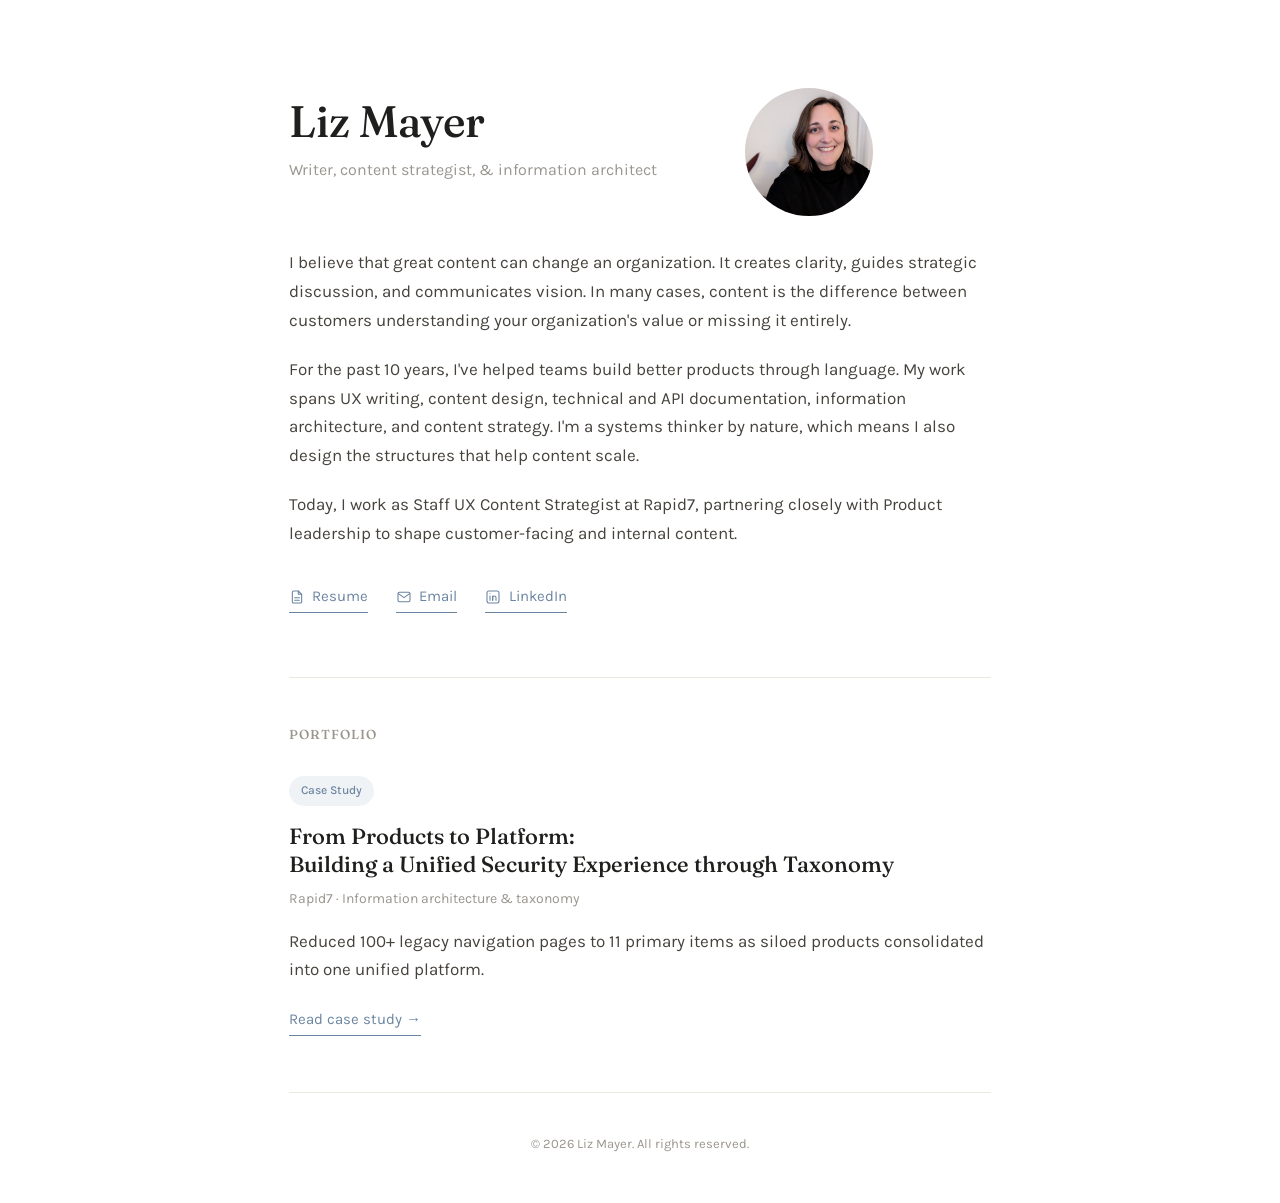
<file: index.html>
<!DOCTYPE html>
<html lang="en">
<head>
<meta charset="UTF-8">
<meta name="viewport" content="width=device-width, initial-scale=1.0">
<title>Liz Mayer | Content Strategist &amp; Information Architect</title>
<meta name="description" content="Content strategy and information architecture portfolio of Liz Mayer.">
<link rel="preconnect" href="https://fonts.googleapis.com">
<link rel="preconnect" href="https://fonts.gstatic.com" crossorigin>
<link href="https://fonts.googleapis.com/css2?family=Fraunces:opsz,wght@9..144,400;9..144,500;9..144,500i&amp;family=Karla:wght@400;500&amp;display=swap" rel="stylesheet">
<link rel="stylesheet" href="styles.css">
</head>
<body>
<div class="container">

  <section class="hero">
    <div class="hero-heading-row">
      <div>
        <h1>Liz Mayer</h1>
        <p class="role">Writer, content strategist, &amp; information architect</p>
      </div>
      <img class="hero-photo" src="profile.jpg" alt="Profile photo" width="128" height="128">
    </div>
    <div class="hero-copy">
      <p>I believe that great content can change an organization. It creates clarity, guides strategic discussion, and communicates vision. In many cases, 
        content is the difference between customers understanding your organization's value or missing it entirely.</p>
      <p>For the past 10 years, I've helped teams build better products through language. My work spans UX writing, content design, 
          technical and API documentation, information architecture, and content strategy. I'm a systems thinker by nature, which means I also design the 
          structures that help content scale.</p>
     <p>Today, I work as Staff UX Content Strategist at Rapid7, partnering closely with Product leadership to shape customer-facing and 
          internal content.</p>
    </div>
    <div class="links">
      <a href="resume.pdf" target="blank">
        <svg width="16" height="16" viewBox="0 0 24 24" fill="none" stroke="currentColor" stroke-width="1.6" stroke-linecap="round" stroke-linejoin="round" aria-hidden="true"><path d="M14 3H7a2 2 0 0 0-2 2v14a2 2 0 0 0 2 2h10a2 2 0 0 0 2-2V8z"/><path d="M14 3v5h5"/><line x1="8.5" y1="13" x2="15.5" y2="13"/><line x1="8.5" y1="17" x2="15.5" y2="17"/></svg>
        Resume
      </a>
      <a href="mailto:lizmayer.contact@gmail.com" target="blank">
        <svg width="16" height="16" viewBox="0 0 24 24" fill="none" stroke="currentColor" stroke-width="1.6" stroke-linecap="round" stroke-linejoin="round" aria-hidden="true"><rect x="3" y="5" width="18" height="14" rx="2"/><path d="M3.5 7l8.5 6 8.5-6"/></svg>
        Email
      </a>
      <a href="https://www.linkedin.com/in/liznmayer/" target="blank">
        <svg width="16" height="16" viewBox="0 0 24 24" fill="none" stroke="currentColor" stroke-width="1.6" stroke-linecap="round" stroke-linejoin="round" aria-hidden="true"><rect x="3" y="3" width="18" height="18" rx="3"/><line x1="7.5" y1="10.5" x2="7.5" y2="17"/><circle cx="7.5" cy="7" r="0.75" fill="currentColor" stroke="none"/><path d="M11.5 17v-4.25c0-1.38 1.12-2.25 2.5-2.25s2.5.87 2.5 2.25V17"/><line x1="11.5" y1="10.5" x2="11.5" y2="17"/></svg>
        LinkedIn
      </a>
    </div>
  </section>

  <section class="work">
    <h2 class="section-heading">Portfolio</h2>

    <a class="work-item" href="work-platform-ia.html">
      <span class="chip">Case Study</span>
      <h3>From Products to Platform: <br> Building a Unified Security Experience through Taxonomy</h3>
      <p class="meta">Rapid7 &middot; Information architecture &amp; taxonomy</p>
      <p class="description">Reduced 100+ legacy navigation pages to 11 primary items as siloed products consolidated into one unified platform.</p>
      <span class="read-link">Read case study &rarr;</span>
    </a>

 <!--   
    <a class="work-item" href="work-release-notes.html">
      <h2>Consolidating release notes from 14 channels to 1</h2>
      <p class="meta">Rapid7 &middot; Content strategy &amp; systems</p>
      <p class="description">Redefined release notes strategy company-wide, improving customer satisfaction and reducing inbound support volume.</p>
      <span class="read-link">Read case study &rarr;</span>
    </a>

    <a class="work-item" href="work-gxp.html">
      <h2>GxP user assistance for pharma supply chain</h2>
      <p class="meta">TraceLink &middot; Technical writing</p>
      <p class="description">End-to-end user assistance strategy for high-profile product offerings in a regulated environment.</p>
      <span class="read-link">Read case study &rarr;</span>
    </a>
-->
  </section>

    <footer class="site-footer">
    <p>&copy; 2026 Liz Mayer. All rights reserved.</p>
  </footer>
</div>
</body>
</html>
</file>
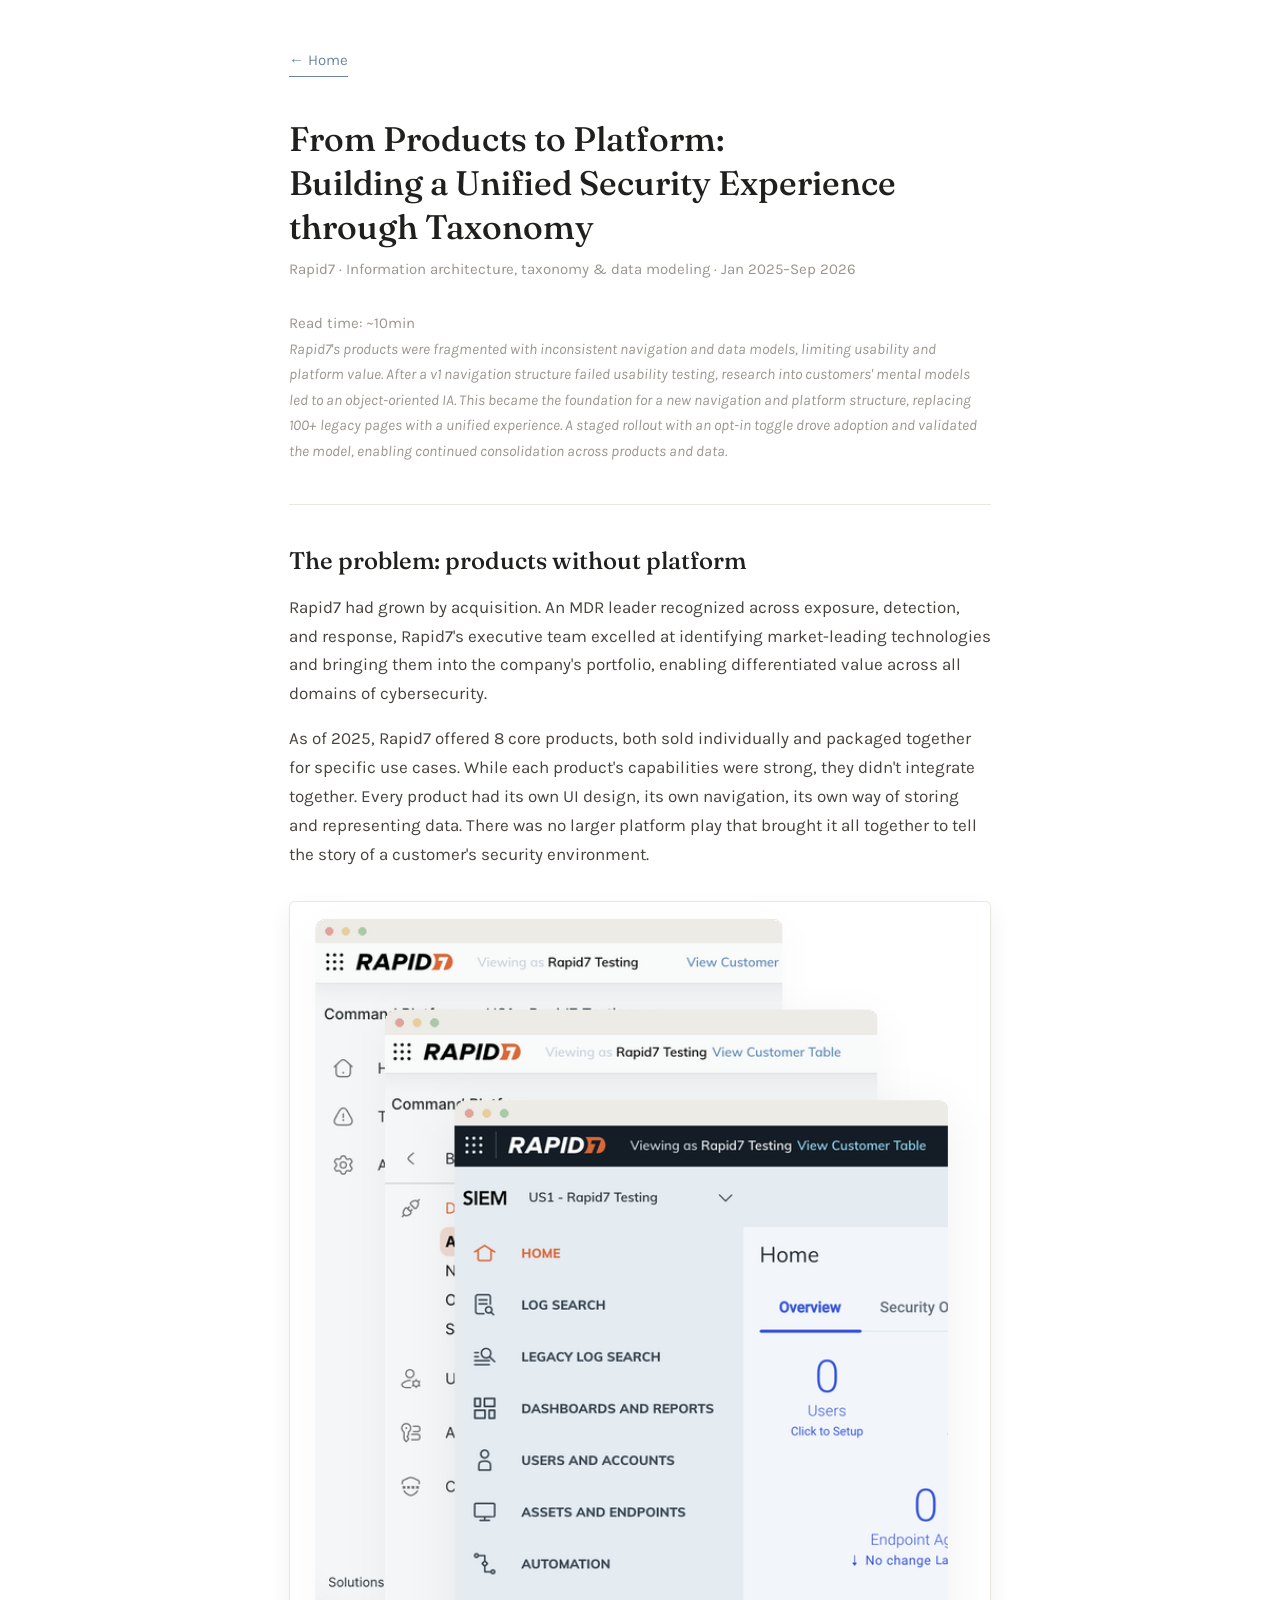
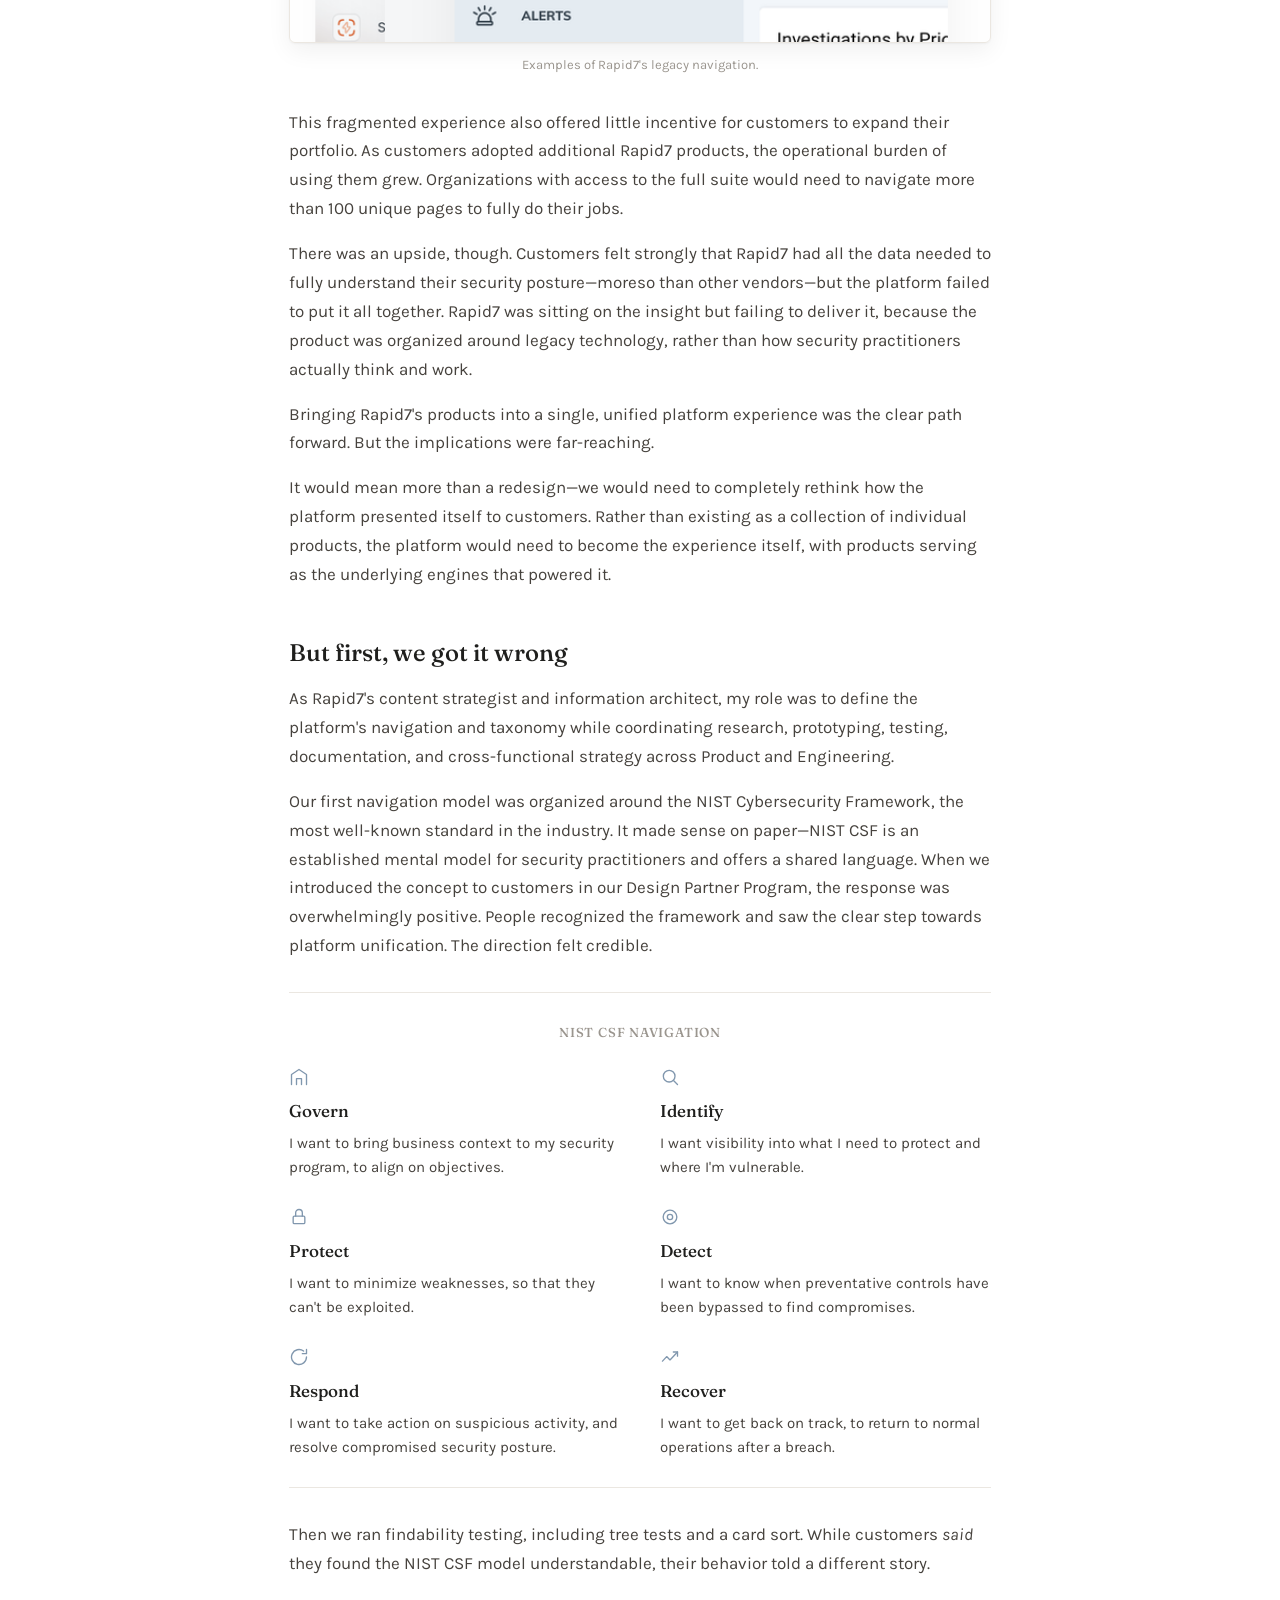
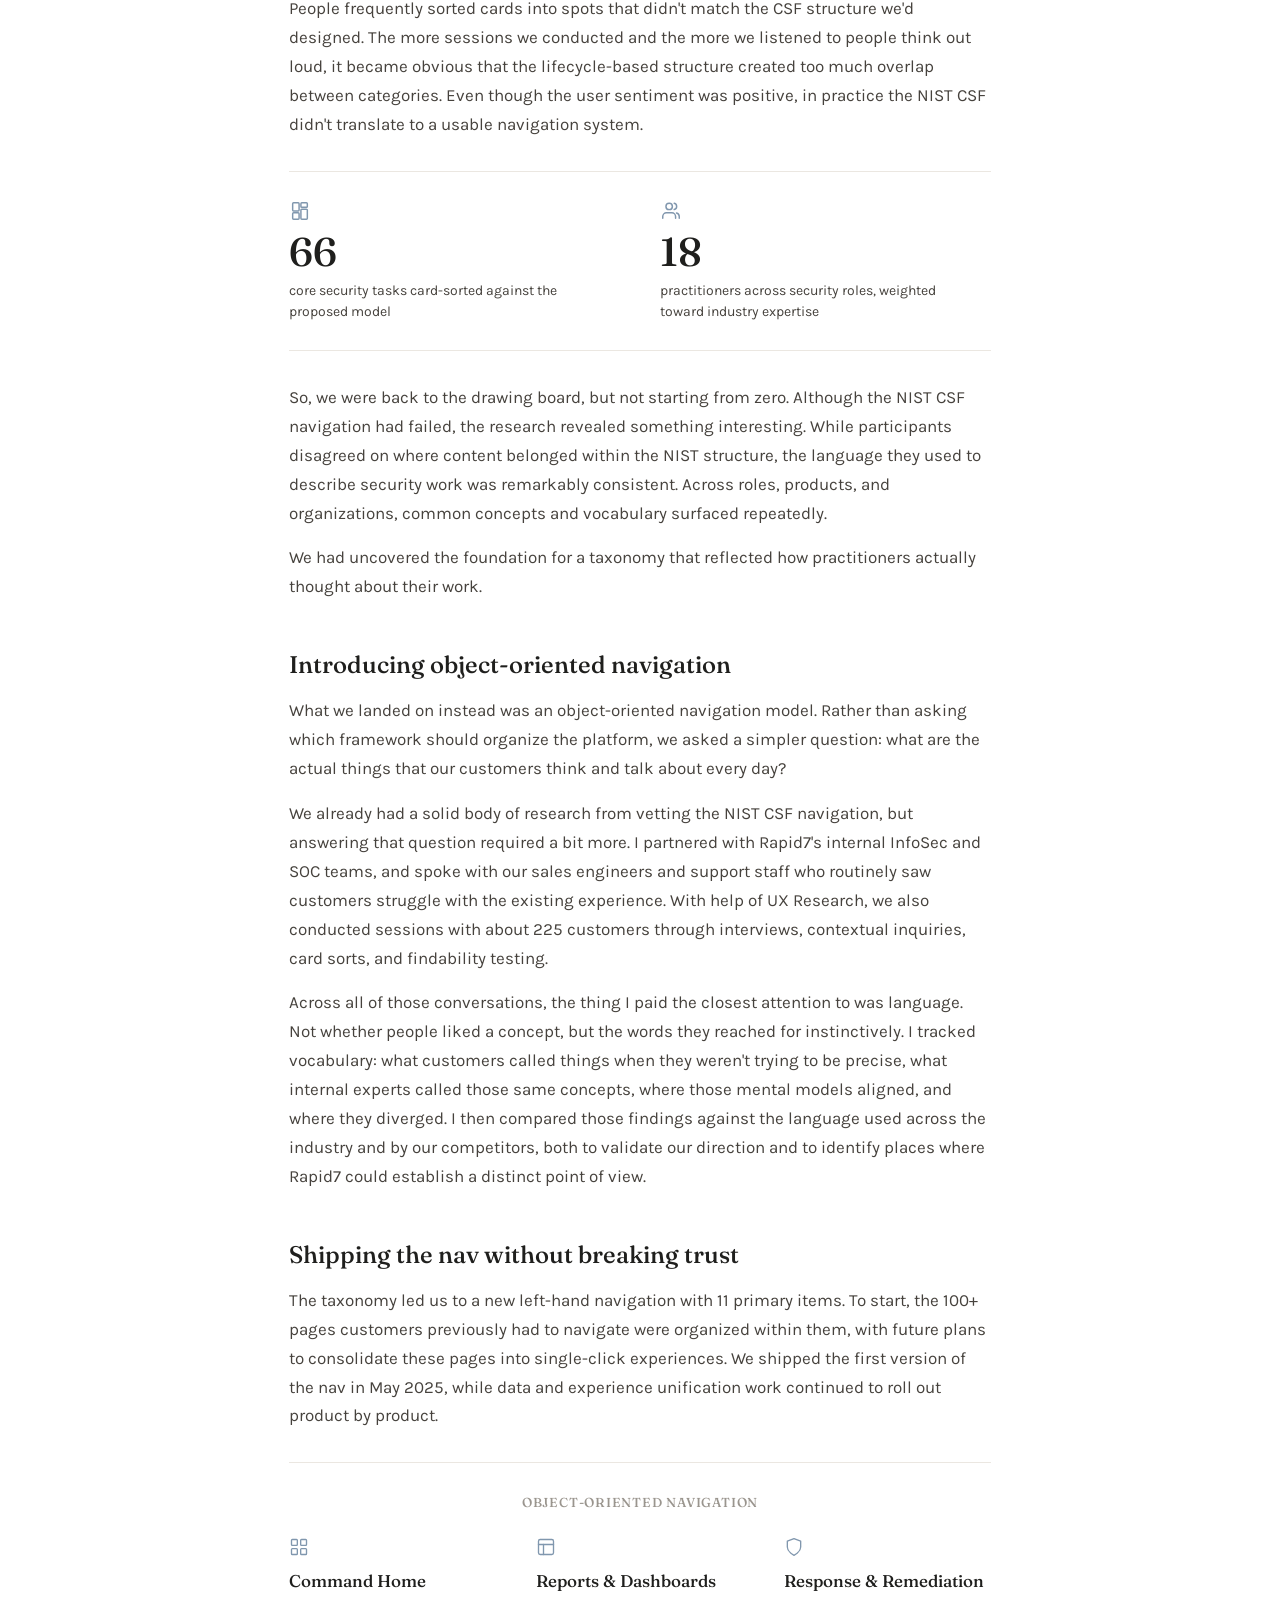
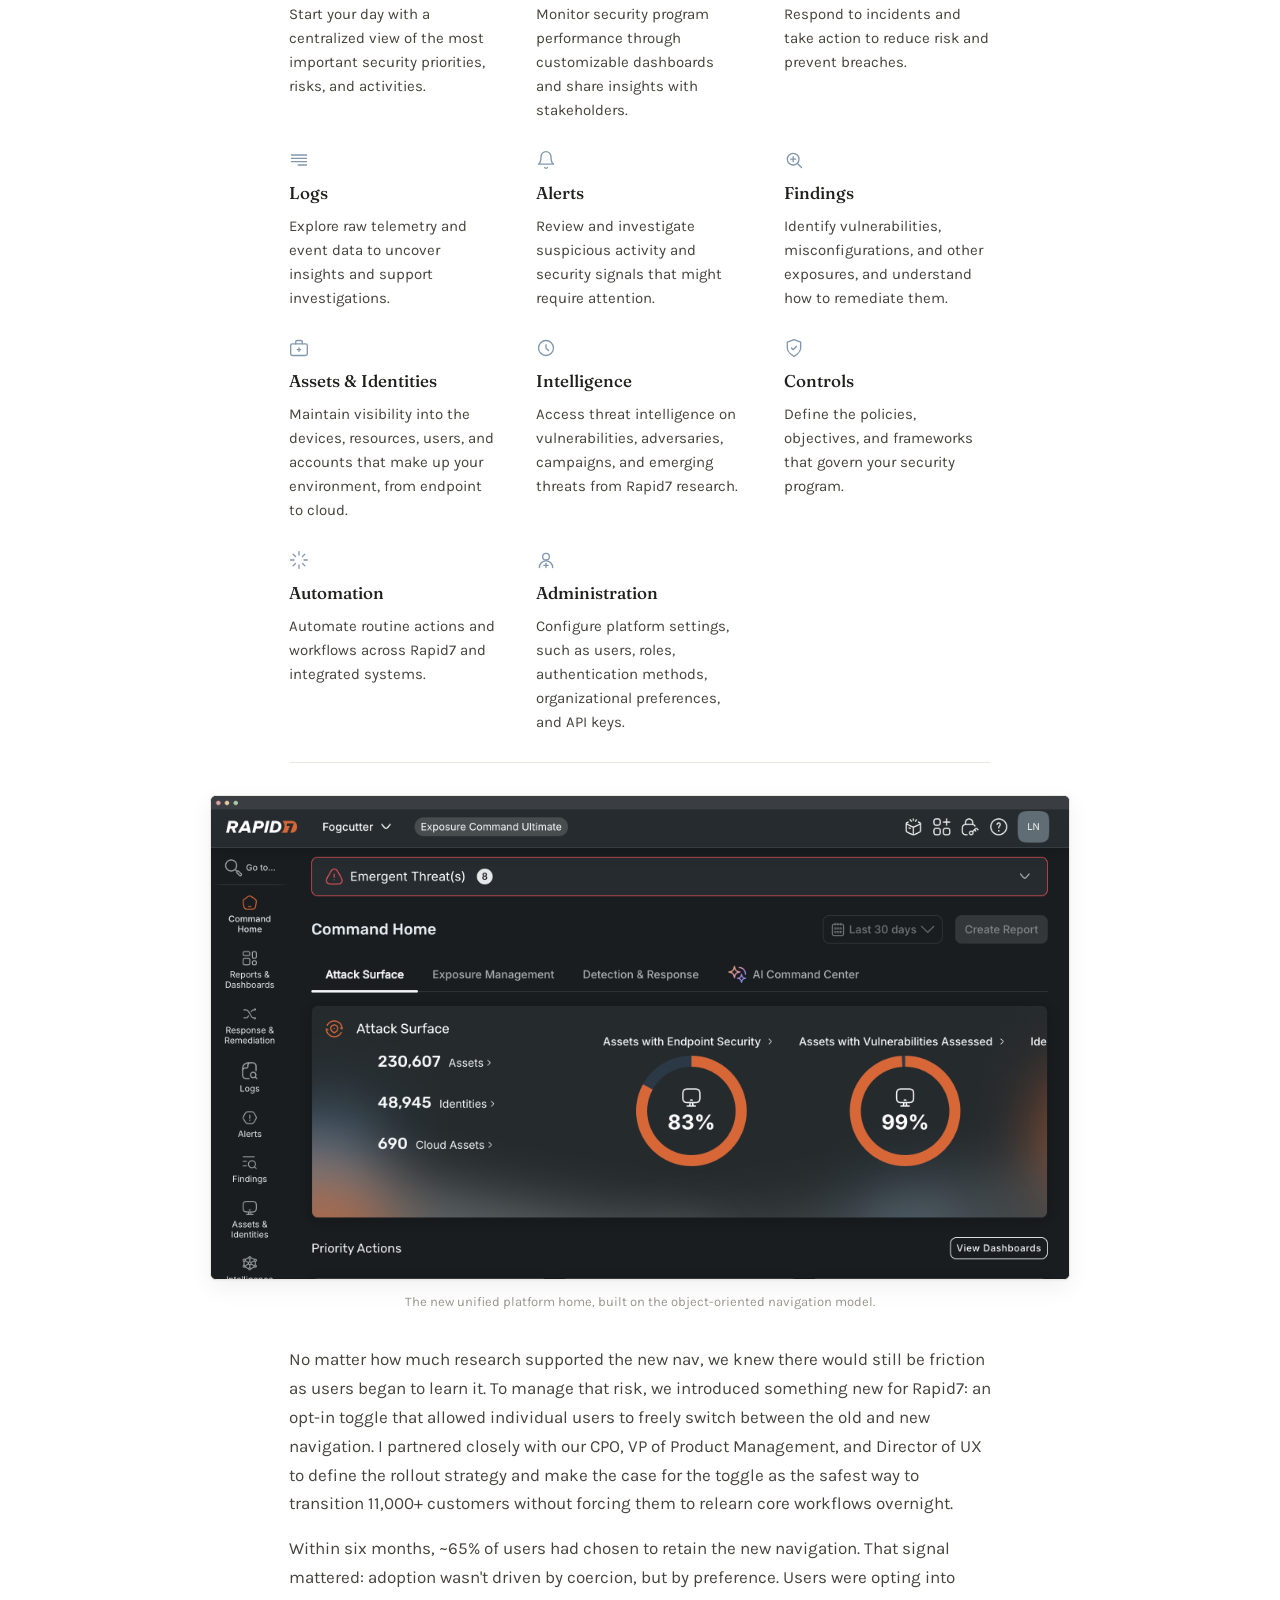
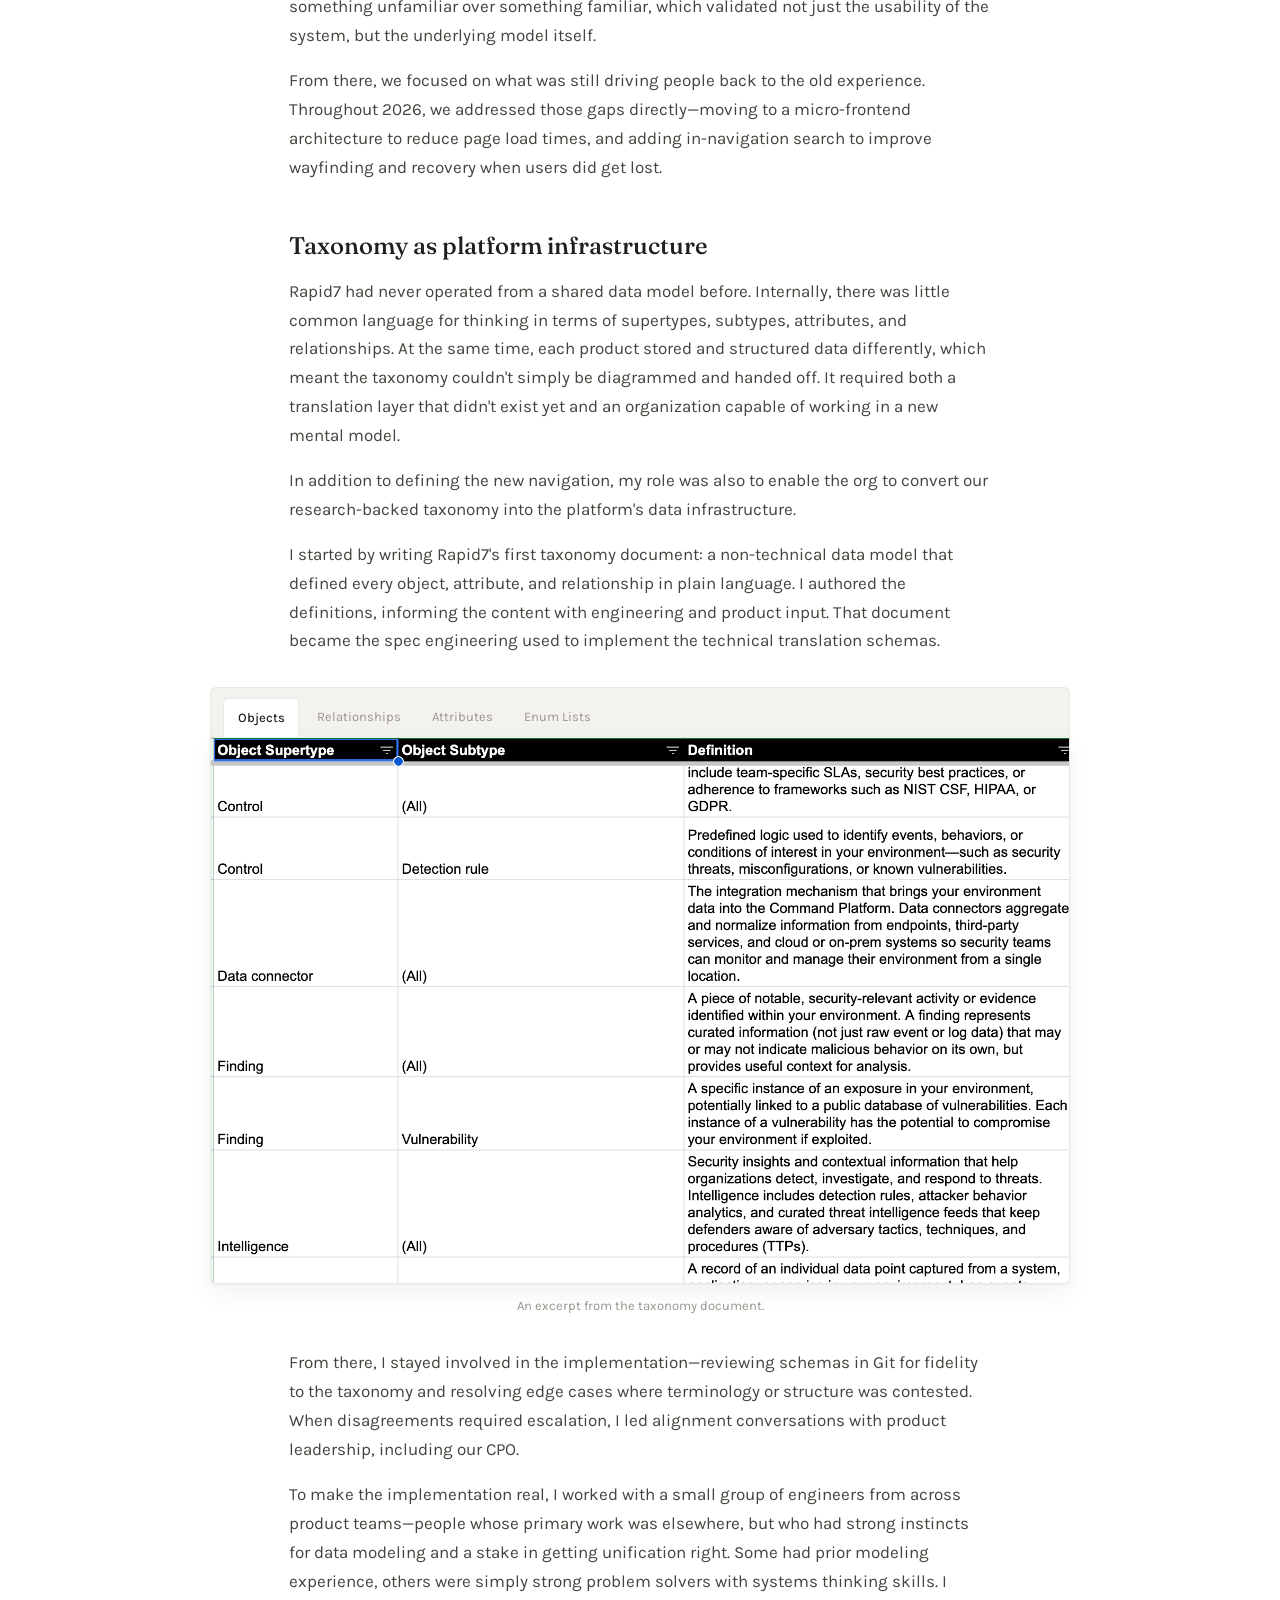
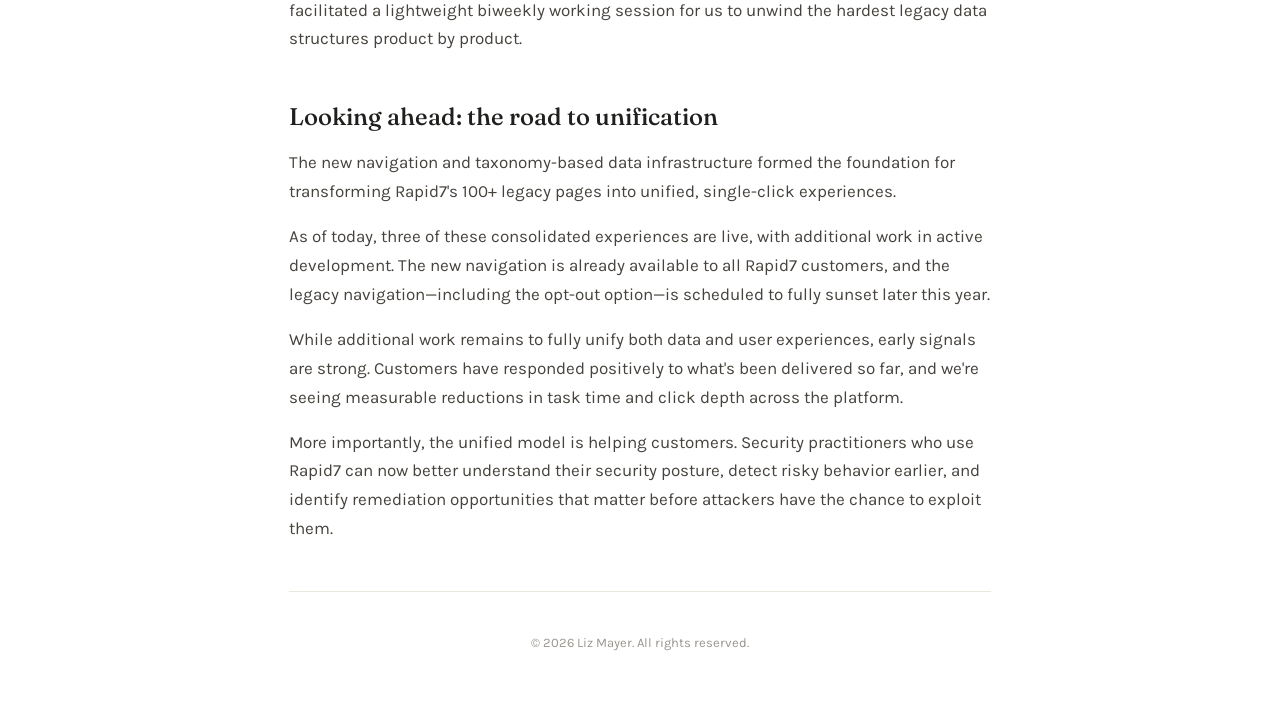
<file: work-platform-ia.html>
<!DOCTYPE html>
<html lang="en">
<head>
<meta charset="UTF-8">
<meta name="viewport" content="width=device-width, initial-scale=1.0">
<title>Case Study: IA | Liz Mayer</title>
<meta name="description" content="Case study: defining information architecture and taxonomy for Rapid7's unified platform.">
<link rel="preconnect" href="https://fonts.googleapis.com">
<link rel="preconnect" href="https://fonts.gstatic.com" crossorigin>
<link href="https://fonts.googleapis.com/css2?family=Fraunces:opsz,wght@9..144,400;9..144,500;9..144,500i&amp;family=Karla:wght@400;500&amp;display=swap" rel="stylesheet">
<link rel="stylesheet" href="styles.css">
</head>
<body>
<div class="container">

  <a class="back-link" href="index.html">&larr; Home</a>

  <header class="case-header">
    <h1>From Products to Platform: <br> Building a Unified Security Experience through Taxonomy</h1>
    <p class="meta">Rapid7 &middot; Information architecture, taxonomy &amp; data modeling &middot; Jan 2025&ndash;Sep 2026</p>
<br>
    <p class="meta">Read time: ~10min</p>
    <p class="meta"><i>Rapid7's products were fragmented with inconsistent navigation and data models, limiting usability and platform value. 
      After a v1 navigation structure failed usability testing, research into customers' mental models led to an object-oriented IA. 
      This became the foundation for a new navigation and platform structure, replacing 100+ legacy pages with a unified experience. A staged rollout with an 
      opt-in toggle drove adoption and validated the model, enabling continued consolidation across products and data.</i></p>
 
  </header>

  <section class="case-section">
    <h2>The problem: products without platform</h2>
    <p>Rapid7 had grown by acquisition. An MDR leader recognized across exposure, detection, and response, Rapid7's executive team 
      excelled at identifying market-leading technologies and bringing them into the company's portfolio, enabling differentiated value 
      across all domains of cybersecurity.</p>
    <p>As of 2025, Rapid7 offered 8 core products, both sold individually and packaged together for specific use cases. While each product's 
      capabilities were strong, they didn't integrate together. Every product had its own UI design, its own navigation, its own way of storing 
      and representing data. There was no larger platform play that brought it all together to tell the story of a customer's security environment.</p>
    <figure class="case-figure">
      <img src="images/old-nav-composite.png" alt="Three screenshots of Rapid7's legacy product navigation layered together, showing the platform home, SIEM, and data collection sections each with their own distinct left-hand navigation.">
      <figcaption>Examples of Rapid7's legacy navigation.</figcaption>
    </figure>
    <p>This fragmented experience also offered little incentive for customers to expand their portfolio. As customers adopted additional Rapid7 products, 
      the operational burden of using them grew. Organizations with access to the full suite would need to navigate more than 100 unique pages 
      to fully do their jobs.</p>
    <p>There was an upside, though. Customers felt strongly that Rapid7 had all the data needed to fully understand their security posture—moreso than 
      other vendors—but the platform failed to put it all together. Rapid7 was sitting on the insight but failing to deliver it, because the product was organized 
      around legacy technology, rather than how security practitioners actually think and work.</p>
    <p>Bringing Rapid7's products into a single, unified platform experience was the clear path forward. But the implications were far-reaching.</p>
    <p>It would mean more than a redesign—we would need to completely rethink how the platform presented itself to customers. Rather than existing as a collection 
      of individual products, the platform would need to become the experience itself, with products serving as the underlying engines that powered it.</p>

  </section>
 
  <section class="case-section">
    <h2>But first, we got it wrong</h2>
    <p>As Rapid7's content strategist and information architect, my role was to define the platform's navigation and taxonomy while coordinating research, 
      prototyping, testing, documentation, and cross-functional strategy across Product and Engineering.</p>
    <p>Our first navigation model was organized around the NIST Cybersecurity Framework, the most well-known standard in the industry. It made sense on paper—NIST CSF is an established mental model for security 
      practitioners and offers a shared language. When we introduced the concept to customers in our Design Partner Program, the response was overwhelmingly positive. 
      People recognized the framework and saw the clear step towards platform unification. The direction felt credible.</p>
    <div class="csf-block">
      <p class="csf-heading">NIST CSF Navigation</p>
      <div class="csf-grid">
        <div class="csf-item">
          <svg class="csf-icon" width="20" height="20" viewBox="0 0 24 24" fill="none" stroke="currentColor" stroke-width="1.6" stroke-linecap="round" stroke-linejoin="round" aria-hidden="true"><path d="M3 21V9l9-6 9 6v12"/><path d="M9 21v-7h6v7"/></svg>
          <span class="csf-label">Govern</span>
          <span class="csf-desc">I want to bring business context to my security program, to align on objectives.</span>
        </div>
        <div class="csf-item">
          <svg class="csf-icon" width="20" height="20" viewBox="0 0 24 24" fill="none" stroke="currentColor" stroke-width="1.6" stroke-linecap="round" stroke-linejoin="round" aria-hidden="true"><circle cx="11" cy="11" r="7"/><line x1="16.5" y1="16.5" x2="21" y2="21"/></svg>
          <span class="csf-label">Identify</span>
          <span class="csf-desc">I want visibility into what I need to protect and where I'm vulnerable.</span>
        </div>
        <div class="csf-item">
          <svg class="csf-icon" width="20" height="20" viewBox="0 0 24 24" fill="none" stroke="currentColor" stroke-width="1.6" stroke-linecap="round" stroke-linejoin="round" aria-hidden="true"><rect x="5" y="11" width="14" height="9" rx="1.5"/><path d="M8 11V7a4 4 0 0 1 8 0v4"/></svg>
          <span class="csf-label">Protect</span>
          <span class="csf-desc">I want to minimize weaknesses, so that they can't be exploited.</span>
        </div>
        <div class="csf-item">
          <svg class="csf-icon" width="20" height="20" viewBox="0 0 24 24" fill="none" stroke="currentColor" stroke-width="1.6" stroke-linecap="round" stroke-linejoin="round" aria-hidden="true"><circle cx="12" cy="12" r="3.2"/><circle cx="12" cy="12" r="8.2"/></svg>
          <span class="csf-label">Detect</span>
          <span class="csf-desc">I want to know when preventative controls have been bypassed to find compromises.</span>
        </div>
        <div class="csf-item">
          <svg class="csf-icon" width="20" height="20" viewBox="0 0 24 24" fill="none" stroke="currentColor" stroke-width="1.6" stroke-linecap="round" stroke-linejoin="round" aria-hidden="true"><path d="M21 12a9 9 0 1 1-3.5-7.1"/><path d="M21 3v5h-5"/></svg>
          <span class="csf-label">Respond</span>
          <span class="csf-desc">I want to take action on suspicious activity, and resolve compromised security posture.</span>
        </div>
        <div class="csf-item">
          <svg class="csf-icon" width="20" height="20" viewBox="0 0 24 24" fill="none" stroke="currentColor" stroke-width="1.6" stroke-linecap="round" stroke-linejoin="round" aria-hidden="true"><path d="M3 17l5-5.5 4 4L21 6"/><path d="M21 11V6h-5"/></svg>
          <span class="csf-label">Recover</span>
          <span class="csf-desc">I want to get back on track, to return to normal operations after a breach.</span>
        </div>
      </div>
    </div>
    <p>Then we ran findability testing, including tree tests and a card sort. While customers <i>said</i> they found the NIST CSF model understandable, their behavior told a 
      different story.</p>
    <p>People frequently sorted cards into spots that didn't match the CSF structure we'd designed. The more sessions we conducted and the more we listened to people 
      think out loud, it became obvious that the lifecycle-based structure created too much overlap between categories. Even though the user sentiment was positive, in practice the NIST 
      CSF didn't translate to a usable navigation system.</p>
    <div class="stat-row">
      <div class="stat">
        <svg class="stat-icon" width="22" height="22" viewBox="0 0 24 24" fill="none" stroke="currentColor" stroke-width="1.6" stroke-linecap="round" stroke-linejoin="round" aria-hidden="true"><rect x="4" y="3" width="7" height="9" rx="1"/><rect x="13" y="3" width="7" height="5" rx="1"/><rect x="13" y="10" width="7" height="11" rx="1"/><rect x="4" y="14" width="7" height="7" rx="1"/></svg>
        <span class="stat-number">66</span>
        <span class="stat-label">core security tasks card-sorted against the proposed model</span>
      </div>
      <div class="stat">
        <svg class="stat-icon" width="22" height="22" viewBox="0 0 24 24" fill="none" stroke="currentColor" stroke-width="1.6" stroke-linecap="round" stroke-linejoin="round" aria-hidden="true"><path d="M17 20v-2a4 4 0 0 0-4-4H7a4 4 0 0 0-4 4v2"/><circle cx="10" cy="7" r="3.5"/><path d="M21 20v-2a4 4 0 0 0-3-3.87"/><path d="M15.5 3.6a3.5 3.5 0 0 1 0 6.8"/></svg>
        <span class="stat-number">18</span>
        <span class="stat-label">practitioners across security roles, weighted toward industry expertise</span>
      </div>
    </div>
    <p>So, we were back to the drawing board, but not starting from zero. Although the NIST CSF navigation had failed, the research revealed something interesting. While 
      participants disagreed on where content belonged within the NIST structure, the language they used to describe security work was remarkably consistent. Across 
      roles, products, and organizations, common concepts and vocabulary surfaced repeatedly.</p>
    <p>We had uncovered the foundation for a taxonomy that reflected how practitioners actually thought about their work.</p>

  </section>

  <section class="case-section">
    <h2>Introducing object-oriented navigation</h2>
    <p>What we landed on instead was an object-oriented navigation model. Rather than asking which framework should organize the platform, we asked a simpler question: 
      what are the actual things that our customers think and talk about every day?</p>
    <p>We already had a solid body of research from vetting the NIST CSF navigation, but answering that question required a bit more. I partnered with Rapid7's internal 
      InfoSec and SOC teams, and spoke with our sales engineers and support staff who routinely saw customers struggle with the existing experience. With help of UX Research, we 
      also conducted sessions with about 225 customers through interviews, contextual inquiries, card sorts, and findability testing.</p>
    <p>Across all of those conversations, the thing I paid the closest attention to was language. Not whether people liked a concept, but the words they reached for instinctively. 
      I tracked vocabulary: what customers called things when they weren't trying to be precise, what internal experts called those same concepts, where those mental models aligned, 
      and where they diverged. I then compared those findings against the language used across the industry and by our competitors, both to validate our direction and to identify places 
      where Rapid7 could establish a distinct point of view.</p>
  </section>

  <section class="case-section">
    <h2>Shipping the nav without breaking trust</h2>
    <p>The taxonomy led us to a new left-hand navigation with 11 primary items. To start, the 100+ pages customers previously had to navigate were 
      organized within them, with future plans to consolidate these pages into single-click experiences. We shipped the first version of the nav in May 2025, 
      while data and experience unification work continued to roll out product by product.</p>
      
    <div class="csf-block">
  <p class="csf-heading">Object-Oriented Navigation</p>
  <div class="csf-grid csf-grid--3col">
    <div class="csf-item">
      <svg class="csf-icon" width="20" height="20" viewBox="0 0 24 24" fill="none" stroke="currentColor" stroke-width="1.6" stroke-linecap="round" stroke-linejoin="round" aria-hidden="true"><rect x="3" y="3" width="7" height="7" rx="1"/><rect x="14" y="3" width="7" height="7" rx="1"/><rect x="3" y="14" width="7" height="7" rx="1"/><rect x="14" y="14" width="7" height="7" rx="1"/></svg>
      <span class="csf-label">Command Home</span>
      <span class="csf-desc">Start your day with a centralized view of the most important security priorities, risks, and activities.</span>
    </div>
    <div class="csf-item">
      <svg class="csf-icon" width="20" height="20" viewBox="0 0 24 24" fill="none" stroke="currentColor" stroke-width="1.6" stroke-linecap="round" stroke-linejoin="round" aria-hidden="true"><rect x="3" y="3" width="18" height="18" rx="2"/><line x1="3" y1="9" x2="21" y2="9"/><line x1="9" y1="21" x2="9" y2="9"/></svg>
      <span class="csf-label">Reports &amp; Dashboards</span>
      <span class="csf-desc">Monitor security program performance through customizable dashboards and share insights with stakeholders.</span>
    </div>
    <div class="csf-item">
      <svg class="csf-icon" width="20" height="20" viewBox="0 0 24 24" fill="none" stroke="currentColor" stroke-width="1.6" stroke-linecap="round" stroke-linejoin="round" aria-hidden="true"><path d="M12 22s8-4 8-10V5l-8-3-8 3v7c0 6 8 10 8 10z"/></svg>
      <span class="csf-label">Response &amp; Remediation</span>
      <span class="csf-desc">Respond to incidents and take action to reduce risk and prevent breaches.</span>
    </div>
    <div class="csf-item">
      <svg class="csf-icon" width="20" height="20" viewBox="0 0 24 24" fill="none" stroke="currentColor" stroke-width="1.6" stroke-linecap="round" stroke-linejoin="round" aria-hidden="true"><line x1="21" y1="10" x2="3" y2="10"/><line x1="21" y1="6" x2="3" y2="6"/><line x1="21" y1="14" x2="3" y2="14"/><line x1="21" y1="18" x2="11" y2="18"/></svg>
      <span class="csf-label">Logs</span>
      <span class="csf-desc">Explore raw telemetry and event data to uncover insights and support investigations.</span>
    </div>
    <div class="csf-item">
      <svg class="csf-icon" width="20" height="20" viewBox="0 0 24 24" fill="none" stroke="currentColor" stroke-width="1.6" stroke-linecap="round" stroke-linejoin="round" aria-hidden="true"><path d="M18 8A6 6 0 0 0 6 8c0 7-3 9-3 9h18s-3-2-3-9"/><path d="M13.73 21a2 2 0 0 1-3.46 0"/></svg>
      <span class="csf-label">Alerts</span>
      <span class="csf-desc">Review and investigate suspicious activity and security signals that might require attention.</span>
    </div>
    <div class="csf-item">
      <svg class="csf-icon" width="20" height="20" viewBox="0 0 24 24" fill="none" stroke="currentColor" stroke-width="1.6" stroke-linecap="round" stroke-linejoin="round" aria-hidden="true"><circle cx="11" cy="11" r="7"/><line x1="16.5" y1="16.5" x2="21" y2="21"/><line x1="11" y1="8" x2="11" y2="14"/><line x1="8" y1="11" x2="14" y2="11"/></svg>
      <span class="csf-label">Findings</span>
      <span class="csf-desc">Identify vulnerabilities, misconfigurations, and other exposures, and understand how to remediate them.</span>
    </div>
    <div class="csf-item">
      <svg class="csf-icon" width="20" height="20" viewBox="0 0 24 24" fill="none" stroke="currentColor" stroke-width="1.6" stroke-linecap="round" stroke-linejoin="round" aria-hidden="true"><rect x="2" y="7" width="20" height="14" rx="2"/><path d="M16 7V5a2 2 0 0 0-2-2h-4a2 2 0 0 0-2 2v2"/><line x1="12" y1="12" x2="12" y2="16"/><line x1="10" y1="14" x2="14" y2="14"/></svg>
      <span class="csf-label">Assets &amp; Identities</span>
      <span class="csf-desc">Maintain visibility into the devices, resources, users, and accounts that make up your environment, from endpoint to cloud.</span>
    </div>
    <div class="csf-item">
      <svg class="csf-icon" width="20" height="20" viewBox="0 0 24 24" fill="none" stroke="currentColor" stroke-width="1.6" stroke-linecap="round" stroke-linejoin="round" aria-hidden="true"><circle cx="12" cy="12" r="9"/><path d="M12 8v4l3 3"/></svg>
      <span class="csf-label">Intelligence</span>
      <span class="csf-desc">Access threat intelligence on vulnerabilities, adversaries, campaigns, and emerging threats from Rapid7 research.</span>
    </div>
    <div class="csf-item">
      <svg class="csf-icon" width="20" height="20" viewBox="0 0 24 24" fill="none" stroke="currentColor" stroke-width="1.6" stroke-linecap="round" stroke-linejoin="round" aria-hidden="true"><path d="M12 22s8-4 8-10V5l-8-3-8 3v7c0 6 8 10 8 10z"/><polyline points="9 12 11 14 15 10"/></svg>
      <span class="csf-label">Controls</span>
      <span class="csf-desc">Define the policies, objectives, and frameworks that govern your security program.</span>
    </div>
    <div class="csf-item">
      <svg class="csf-icon" width="20" height="20" viewBox="0 0 24 24" fill="none" stroke="currentColor" stroke-width="1.6" stroke-linecap="round" stroke-linejoin="round" aria-hidden="true"><path d="M12 2v4M12 18v4M4.93 4.93l2.83 2.83M16.24 16.24l2.83 2.83M2 12h4M18 12h4M4.93 19.07l2.83-2.83M16.24 7.76l2.83-2.83"/></svg>
      <span class="csf-label">Automation</span>
      <span class="csf-desc">Automate routine actions and workflows across Rapid7 and integrated systems.</span>
    </div>
    <div class="csf-item">
      <svg class="csf-icon" width="20" height="20" viewBox="0 0 24 24" fill="none" stroke="currentColor" stroke-width="1.6" stroke-linecap="round" stroke-linejoin="round" aria-hidden="true"><circle cx="12" cy="8" r="4"/><path d="M20 21a8 8 0 1 0-16 0"/><line x1="12" y1="16" x2="12" y2="21"/><line x1="9.5" y1="18.5" x2="14.5" y2="18.5"/></svg>
      <span class="csf-label">Administration</span>
      <span class="csf-desc">Configure platform settings, such as users, roles, authentication methods, organizational preferences, and API keys.</span>
    </div>
  </div>
</div>

    <figure class="case-figure is-wide is-dark">
      <img src="images/new-nav-plat-home.png" alt="The unified Rapid7 Command Platform home screen, showing the new object-oriented left navigation with sections like Command Home, Reports & Dashboards, and Response & Remediation.">
      <figcaption>The new unified platform home, built on the object-oriented navigation model.</figcaption>
    </figure>
      <p>No matter how much research supported the new nav, we knew there would still be friction as users began to learn it. To manage that risk, we introduced 
        something new for Rapid7: an opt-in toggle that allowed individual users to freely switch between the old and new navigation. I partnered closely with our CPO, 
        VP of Product Management, and Director of UX to define the rollout strategy and make the case for the toggle as the safest way to transition 11,000+ customers 
        without forcing them to relearn core workflows overnight.</p>
      <p>Within six months, ~65% of users had chosen to retain the new navigation. That signal 
          mattered: adoption wasn't driven by coercion, but by preference. Users were opting into something unfamiliar over something familiar, which validated not 
          just the usability of the system, but the underlying model itself.</p>
          <p>From there, we focused on what was still driving people back to the old experience. Throughout 2026, we addressed those gaps 
            directly—moving to a micro-frontend architecture to reduce page load times, and adding in-navigation search to improve wayfinding and recovery when users did get lost.</p>
  </section>

  <section class="case-section">
    <h2>Taxonomy as platform infrastructure</h2>
    <p>Rapid7 had never operated from a shared data model before. Internally, 
      there was little common language for thinking in terms of supertypes, subtypes, attributes, and relationships. At the same time, each product stored and structured data 
      differently, which meant the taxonomy couldn't simply be diagrammed and handed off. It required both a translation layer that didn't exist yet and an organization capable 
      of working in a new mental model.</p>
    <p>In addition to defining the new navigation, my role was also to enable the org to convert our research-backed taxonomy into the platform's data infrastructure.</p>
    <p>I started by writing Rapid7's first taxonomy document: a non-technical data model that defined every object, attribute, and relationship in plain language. 
      I authored the definitions, informing the content with engineering and product input. That document became the spec engineering used to implement the technical 
      translation schemas.</p>
    <figure class="case-figure is-wide sheet-wrapper">
      <div class="sheet-toolbar">
        <span class="sheet-tab is-active">Objects</span>
        <span class="sheet-tab">Relationships</span>
        <span class="sheet-tab">Attributes</span>
        <span class="sheet-tab">Enum Lists</span>
      </div>
      <img src="images/r7-taxonomy-doc.png" alt="Excerpt from Rapid7's taxonomy document, showing object supertypes, subtypes, and plain-language definitions for objects like Control, Data connector, Finding, and Intelligence.">
      <figcaption>An excerpt from the taxonomy document.</figcaption>
    </figure>
    <p>From there, I stayed involved in the implementation—reviewing schemas in Git for fidelity to the taxonomy and resolving edge cases where terminology or structure 
      was contested. When disagreements required escalation, I led alignment conversations with product leadership, including our CPO.</p>
    <p>To make the implementation real, I worked with a small group of engineers from across product teams—people whose primary work was elsewhere, but who had strong 
      instincts for data modeling and a stake in getting unification right. Some had prior modeling experience, others were simply strong problem solvers with systems thinking 
      skills. I facilitated a lightweight biweekly working session for us to unwind the hardest legacy data structures product by product.</p>
  </section>

  <section class="case-section">
    <h2>Looking ahead: the road to unification</h2>
    <p>The new navigation and taxonomy-based data infrastructure formed the foundation for transforming Rapid7's 100+ legacy pages into unified, single-click experiences.</p>
    <p>As of today, three of these consolidated experiences are live, with additional work in active development. The new navigation is already available to all Rapid7 customers, 
      and the legacy navigation—including the opt-out option—is scheduled to fully sunset later this year.</p>
    <p>While additional work remains to fully unify both data and user 
        experiences, early signals are strong. Customers have responded positively to what's been delivered so far, and we're seeing measurable reductions in task time and click 
        depth across the platform.</p>
    <p>More importantly, the unified model is helping customers. Security practitioners who use Rapid7 can now better understand their security posture, detect risky behavior 
      earlier, and identify remediation opportunities that matter before attackers have the chance to exploit them.</p>
  </section>

    <footer class="site-footer">
    <p>&copy; 2026 Liz Mayer. All rights reserved.</p>
  </footer>

</div>
</body>
</html>
</file>
<file: styles.css>
:root {
  --color-text: #1f1f1d;
  --color-text-secondary: #46423d;
  --color-meta: #9a958e;
  --color-link: #6b85a0;
  --color-border: #ebe7e1;
  --font-serif: 'Fraunces', Georgia, serif;
  --font-sans: 'Karla', -apple-system, BlinkMacSystemFont, sans-serif;
  --max-width: 750px;
}

* {
  box-sizing: border-box;
}

html {
  -webkit-font-smoothing: antialiased;
}

body {
  margin: 0;
  font-family: var(--font-sans);
  font-size: 17px;
  line-height: 1.7;
  color: var(--color-text-secondary);
  background: #ffffff;
}

.container {
  max-width: var(--max-width);
  margin: 0 auto;
  padding: 0 1.5rem;
}

.site-footer {
  padding: 2.5rem 0 3rem;
  text-align: center;
  border-top: 1px solid var(--color-border);
  margin-top: 1rem;
}

.site-footer p {
  font-size: 0.8125rem;
  color: var(--color-meta);
}

h1, h2, h3 {
  font-family: var(--font-serif);
  font-weight: 500;
  color: var(--color-text);
  line-height: 1.3;
  margin: 0;
}

p {
  margin: 0;
}

a {
  color: var(--color-link);
  text-decoration: none;
}

a:focus-visible {
  outline: 2px solid var(--color-link);
  outline-offset: 3px;
  border-radius: 2px;
}

/* Hero */
.hero {
  padding: 5.5rem 0 4rem;
  border-bottom: 1px solid var(--color-border);
}

.hero-heading-row {
  display: flex;
  align-items: center;
  gap: 5.5rem;
  margin-bottom: 2rem;
}

.hero-photo {
  width: 128px;
  height: 128px;
  border-radius: 50%;
  object-fit: cover;
  flex-shrink: 0;
}

.hero h1 {
  font-size: 2.75rem;
  margin-bottom: 0.4rem;
}

.hero .role {
  font-size: 1rem;
  color: var(--color-meta);
  margin-bottom: 1.75rem;
}

.hero-copy {
  margin-bottom: 2.25rem;
}

.hero-copy p {
  font-size: 1.0625rem;
}

.hero-copy p + p {
  margin-top: 1.25rem;
}

.hero .links {
  display: flex;
  gap: 1.75rem;
  flex-wrap: wrap;
}

.hero .links a {
  display: inline-flex;
  align-items: center;
  gap: 0.45rem;
  font-size: 0.9375rem;
  border-bottom: 1px solid var(--color-link);
  padding-bottom: 2px;
}

.hero .links svg {
  flex-shrink: 0;
}

.work {
  padding-top: 3rem;
}

/* Work list */
.section-heading {
  font-size: 0.8125rem;
  font-weight: 500;
  text-transform: uppercase;
  letter-spacing: 0.08em;
  color: var(--color-meta);
  margin-bottom: 0.5rem;
}

.chip {
  display: inline-block;
  font-family: var(--font-sans);
  font-size: 0.75rem;
  font-weight: 500;
  color: var(--color-link);
  background: rgba(107, 133, 160, 0.1);
  border-radius: 100px;
  padding: 0.3rem 0.75rem;
  margin-bottom: 1rem;
}

.work-item {
  display: block;
  padding: 2.5rem 0;
  border-bottom: 1px solid var(--color-border);
  color: inherit;
}

.work-item:first-of-type {
  padding-top: 1.5rem;
}

.work-item:last-child {
  border-bottom: none;
}

.work-item h3 {
  font-size: 1.375rem;
  margin-bottom: 0.5rem;
  transition: color 0.15s ease;
}

.work-item:hover h3 {
  color: var(--color-link);
}

.work-item .meta {
  font-size: 0.875rem;
  color: var(--color-meta);
  margin-bottom: 1rem;
}

.work-item .description {
  margin-bottom: 1.25rem;
}

.work-item .read-link {
  display: inline-block;
  font-size: 0.9375rem;
  color: var(--color-link);
  border-bottom: 1px solid var(--color-link);
  padding-bottom: 2px;
}

/* Case study pages */
.back-link {
  display: inline-block;
  margin: 3rem 0 2.5rem;
  font-size: 0.9375rem;
  color: var(--color-link);
  border-bottom: 1px solid var(--color-link);
  padding-bottom: 2px;
}

.case-header {
  padding-bottom: 2.5rem;
  border-bottom: 1px solid var(--color-border);
  margin-bottom: 2.5rem;
}

.case-header h1 {
  font-size: 2.125rem;
  margin-bottom: 0.5rem;
}

.case-header .meta {
  font-size: 0.9375rem;
  color: var(--color-meta);
}

.case-section {
  margin-bottom: 3rem;
}

.case-section h2 {
  font-size: 1.5rem;
  margin-bottom: 1rem;
}

.case-section p + p {
  margin-top: 1rem;
}

.case-section img {
  display: block;
  width: 100%;
  height: auto;
}

.case-figure {
  margin: 2rem 0;
}

.case-figure img {
  width: 100%;
  height: auto;
  display: block;
  border-radius: 6px;
  border: 1px solid var(--color-border);
  box-shadow: 0 1px 2px rgba(20, 18, 14, 0.04), 0 8px 24px rgba(20, 18, 14, 0.06);
}

.case-figure figcaption {
  font-size: 0.8125rem;
  color: var(--color-meta);
  margin-top: 0.75rem;
  line-height: 1.6;
  text-align: center;
}

/* Dark-UI screenshots get a darker card background instead of white,
   so the product chrome doesn't look like it's floating on a white card */
.case-figure.is-dark img {
  background: #14171c;
}

/* Wide artifacts (decks, spreadsheets) break out past the text column
   so they stay legible, while everything stays centered */
.case-figure.is-wide {
  max-width: 100%;
  width: 100%;
}

@media (min-width: 860px) {
  .case-figure.is-wide {
    width: 860px;
    max-width: 860px;
    margin-left: 50%;
    transform: translateX(-50%);
  }
}

/* Stat callout — replaces a research-tool screenshot with a styled,
   on-brand summary of the same data */
/* NIST CSF block — built in HTML to match site type/spacing,
   replacing a screenshot of the original slide */
.csf-block {
  margin: 2rem 0;
  padding: 1.75rem 0;
  border-top: 1px solid var(--color-border);
  border-bottom: 1px solid var(--color-border);
}

.csf-heading {
  font-family: var(--font-serif);
  font-size: 0.8125rem;
  font-weight: 500;
  text-transform: uppercase;
  letter-spacing: 0.06em;
  color: var(--color-meta);
  margin-bottom: 1.5rem;
  text-align: center;
}

.csf-grid {
  display: grid;
  grid-template-columns: 1fr 1fr;
  column-gap: 2.5rem;
  row-gap: 1.75rem;
}

.csf-item {
  display: flex;
  flex-direction: column;
}

.csf-icon {
  color: var(--color-link);
  opacity: 0.85;
  margin-bottom: 0.6rem;
}

.csf-label {
  font-family: var(--font-serif);
  font-size: 1.0625rem;
  font-weight: 500;
  color: var(--color-text);
  margin-bottom: 0.35rem;
}

.csf-desc {
  font-size: 0.9375rem;
  line-height: 1.6;
  color: var(--color-text-secondary);
}

@media (max-width: 600px) {
  .csf-grid {
    grid-template-columns: 1fr;
  }
}

.csf-grid--3col {
  grid-template-columns: 1fr 1fr 1fr;
}
 
@media (max-width: 600px) {
  .csf-grid--3col {
    grid-template-columns: 1fr;
  }
}

.stat-row {
  display: flex;
  gap: 2.5rem;
  flex-wrap: wrap;
  margin: 2rem 0;
  padding: 1.75rem 0;
  border-top: 1px solid var(--color-border);
  border-bottom: 1px solid var(--color-border);
}

.stat {
  flex: 1;
  min-width: 180px;
}

.stat-icon {
  display: block;
  color: var(--color-link);
  opacity: 0.85;
  margin-bottom: 0.65rem;
}

.stat-number {
  display: block;
  font-family: var(--font-serif);
  font-size: 2.5rem;
  font-weight: 500;
  color: var(--color-text);
  line-height: 1;
  margin-bottom: 0.5rem;
}

.stat-label {
  display: block;
  font-size: 0.875rem;
  color: var(--color-text-secondary);
  line-height: 1.5;
  max-width: 22em;
}

/* Spreadsheet wrapper — simulates the tab bar of the source tool
   without exposing the real document chrome */
.sheet-wrapper {
  margin: 2rem 0;
}

.sheet-wrapper img {
  border-radius: 0 0 6px 6px;
  border-top: none;
}

.sheet-toolbar {
  display: flex;
  gap: 0.25rem;
  background: #f4f2ee;
  border: 1px solid var(--color-border);
  border-bottom: none;
  border-radius: 6px 6px 0 0;
  padding: 0.6rem 0.75rem 0;
}

.sheet-tab {
  font-size: 0.8125rem;
  color: var(--color-meta);
  padding: 0.5rem 0.85rem;
  border-radius: 5px 5px 0 0;
  background: transparent;
}

.sheet-tab.is-active {
  background: #ffffff;
  color: var(--color-text);
  font-weight: 500;
  border: 1px solid var(--color-border);
  border-bottom: 1px solid #ffffff;
  margin-bottom: -1px;
}

.placeholder {
  color: var(--color-meta);
  font-style: italic;
}

@media (max-width: 600px) {
  body {
    font-size: 16px;
  }
  .hero {
    padding: 3.5rem 0 2.5rem;
  }
  .hero h1 {
    font-size: 2rem;
  }
  .hero-heading-row {
    flex-direction: column-reverse;
    align-items: flex-start;
    gap: 1.25rem;
    margin-bottom: 1.5rem;
  }
  .hero-photo {
    width: 88px;
    height: 88px;
  }
  .hero .links {
    gap: 1.25rem 1.5rem;
  }
  .work-item {
    padding: 2.5rem 0;
  }
}
</file>
